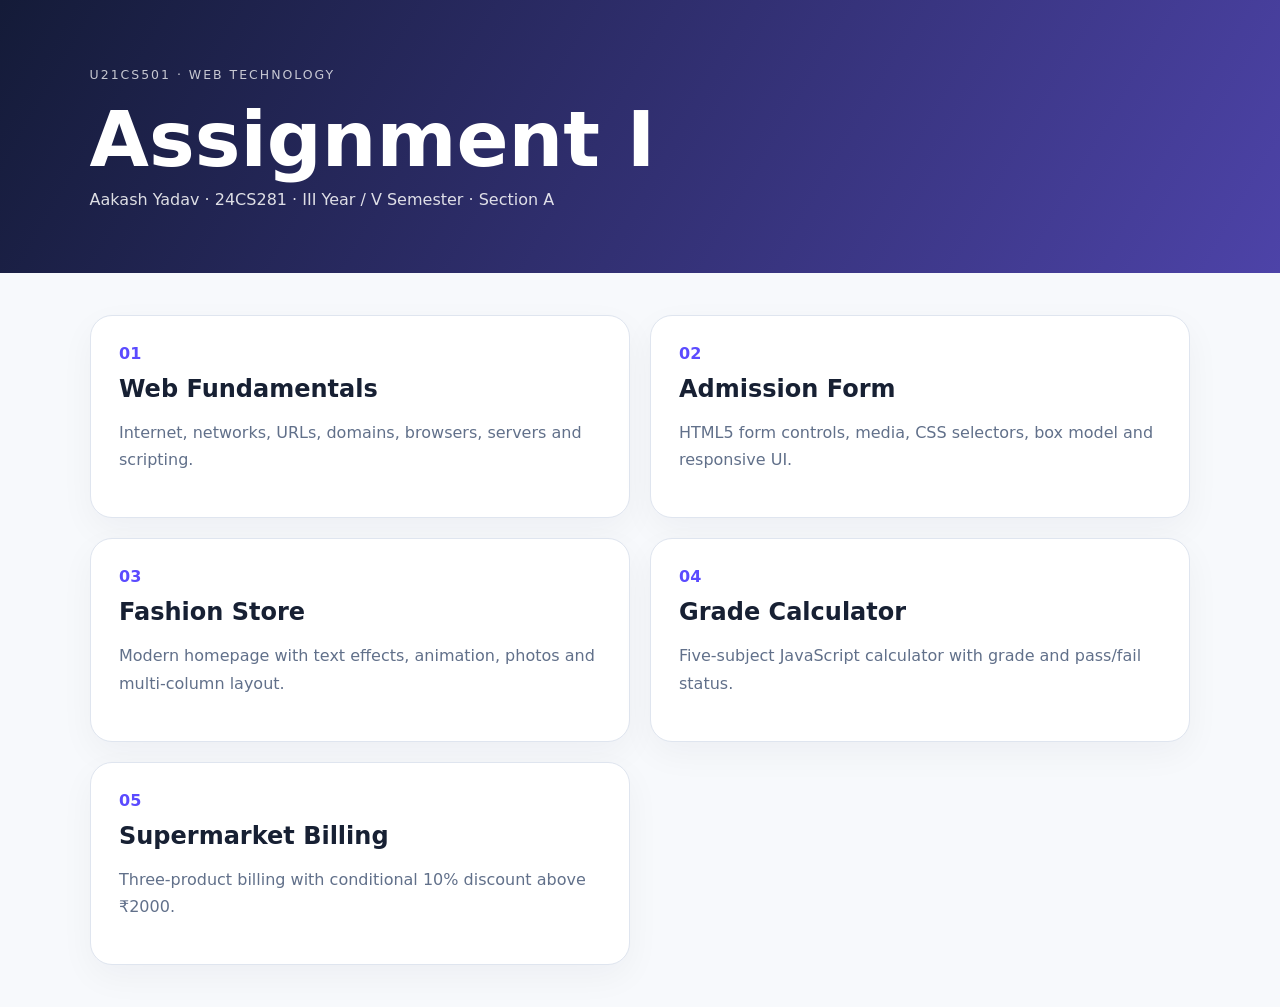
<file: index.html>
<!doctype html>
<html lang="en">
<head>
  <meta charset="utf-8">
  <meta name="viewport" content="width=device-width, initial-scale=1">
  <title>Web Technology Assignment I</title>
  <link rel="stylesheet" href="css/style.css">
</head>
<body>
  <header class="site-header">
    <div>
      <span class="eyebrow">U21CS501 · WEB TECHNOLOGY</span>
      <h1>Assignment I</h1>
      <p>Aakash Yadav · 24CS281 · III Year / V Semester · Section A</p>
    </div>
  </header>

  <main class="container">
    <div class="grid">
      <a class="card" href="scenario1/index.html">
        <span>01</span>
        <h2>Web Fundamentals</h2>
        <p>Internet, networks, URLs, domains, browsers, servers and scripting.</p>
      </a>
      <a class="card" href="scenario2/index.html">
        <span>02</span>
        <h2>Admission Form</h2>
        <p>HTML5 form controls, media, CSS selectors, box model and responsive UI.</p>
      </a>
      <a class="card" href="scenario3/index.html">
        <span>03</span>
        <h2>Fashion Store</h2>
        <p>Modern homepage with text effects, animation, photos and multi-column layout.</p>
      </a>
      <a class="card" href="scenario4/index.html">
        <span>04</span>
        <h2>Grade Calculator</h2>
        <p>Five-subject JavaScript calculator with grade and pass/fail status.</p>
      </a>
      <a class="card" href="scenario5/index.html">
        <span>05</span>
        <h2>Supermarket Billing</h2>
        <p>Three-product billing with conditional 10% discount above ₹2000.</p>
      </a>
    </div>
  </main>
</body>
</html>
</file>
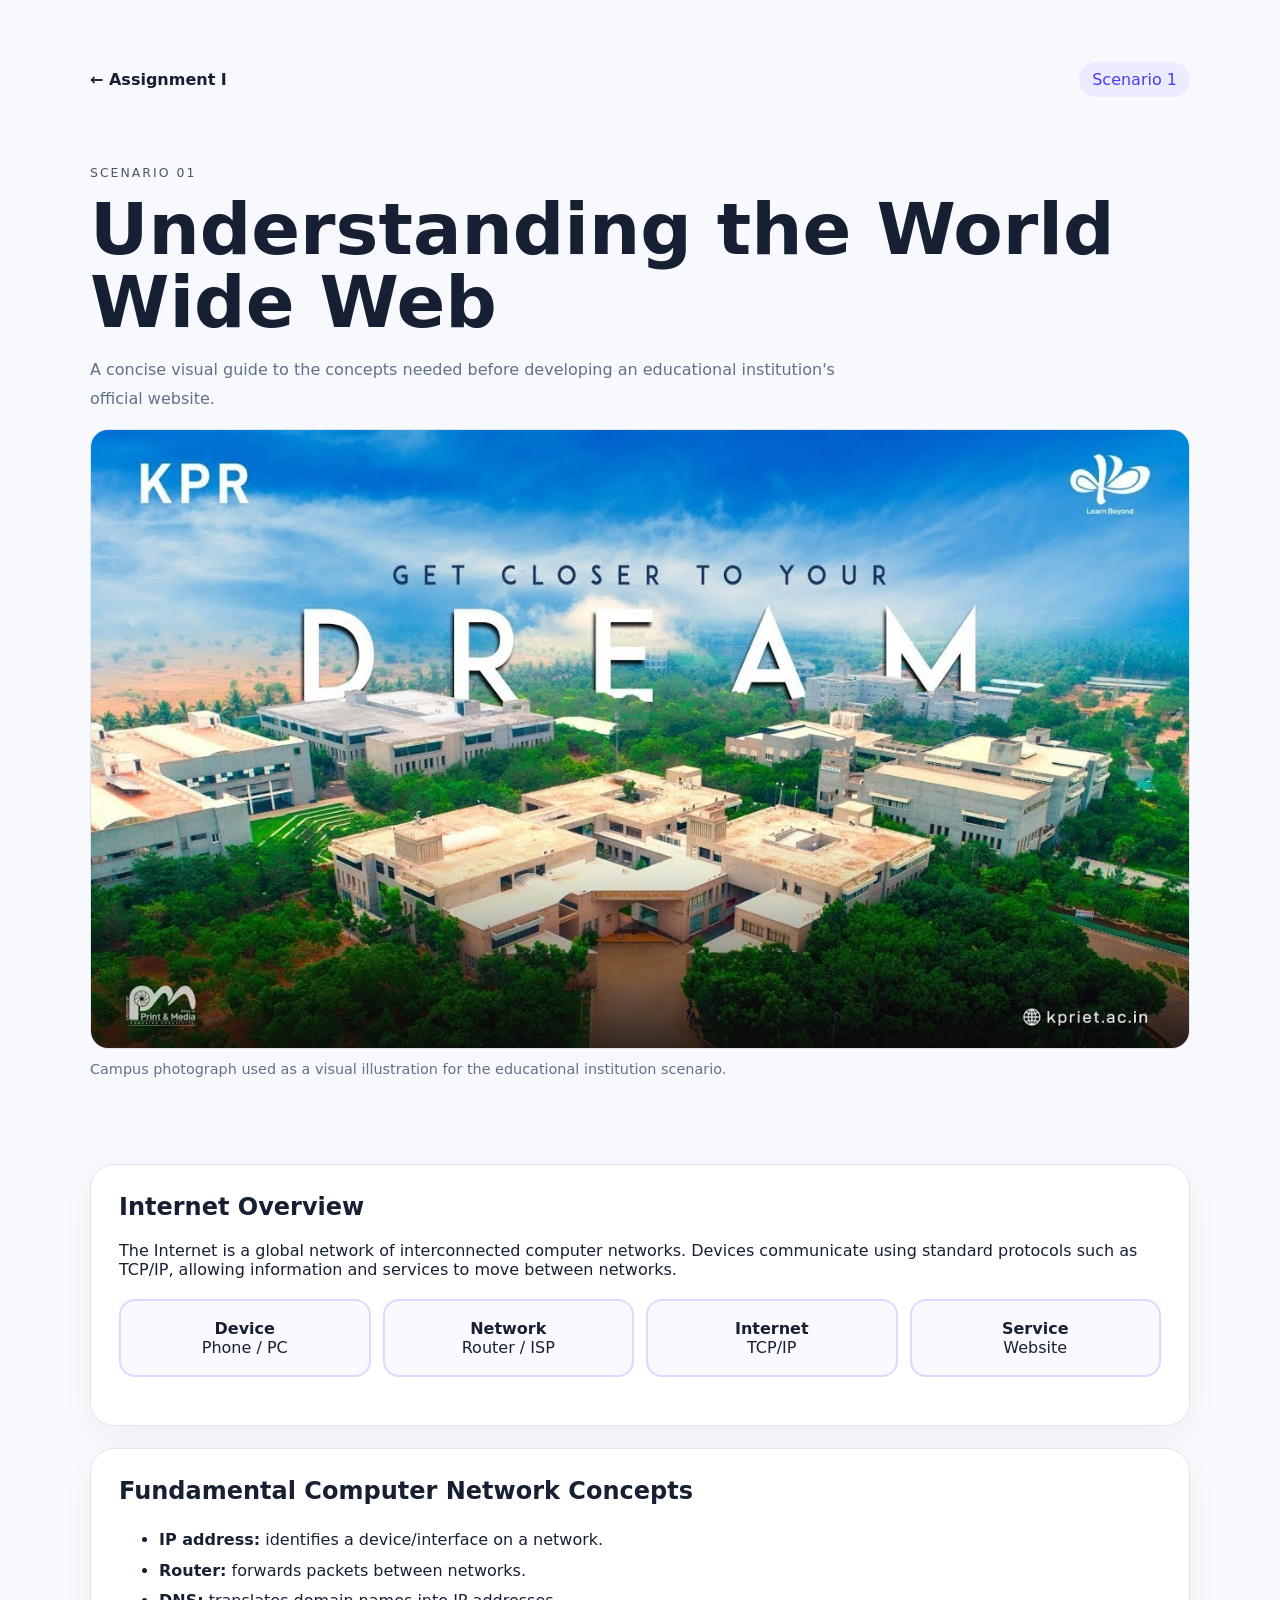
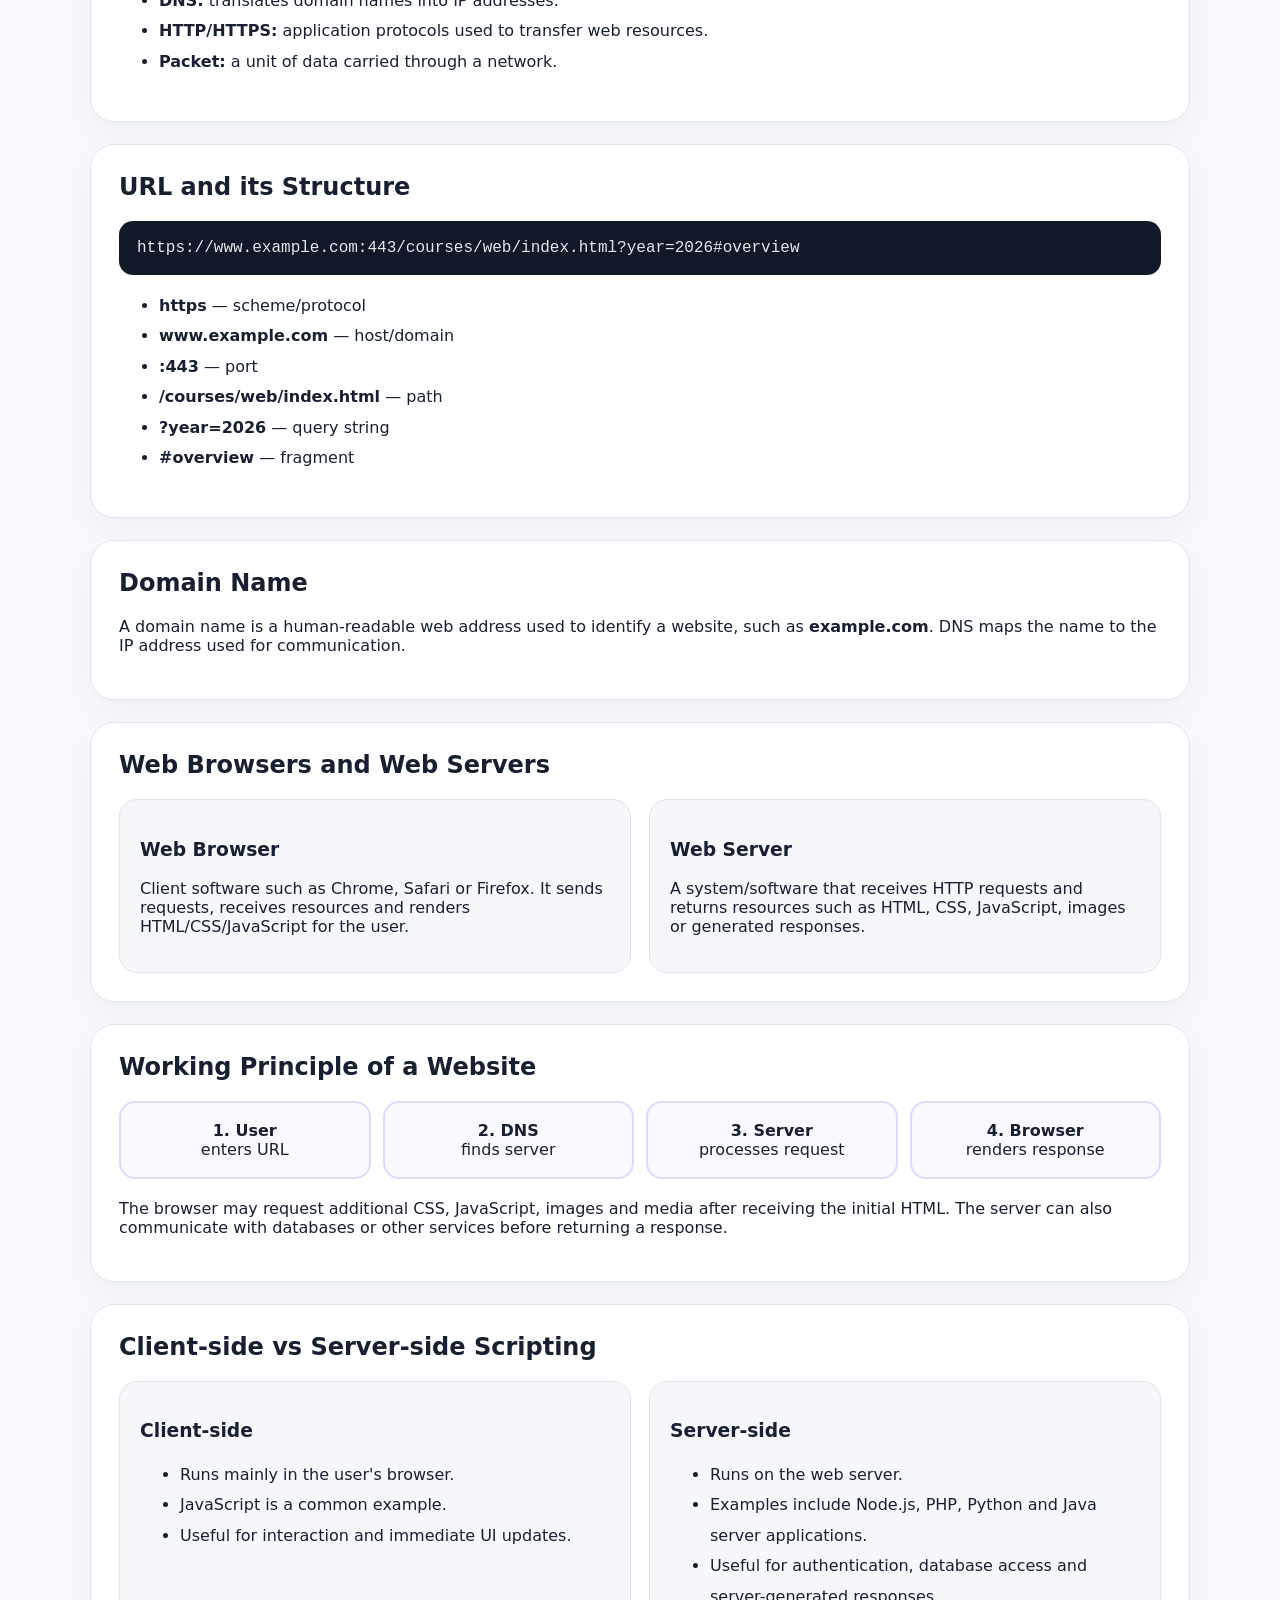
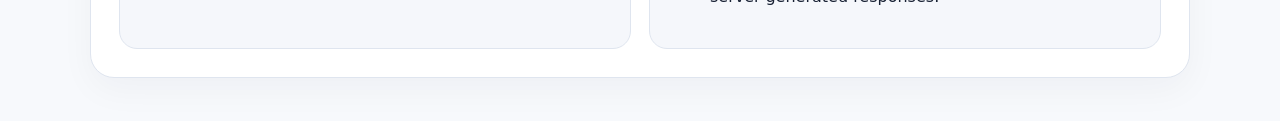
<file: scenario1/index.html>
<!doctype html>
<html lang="en">
<head>
  <meta charset="utf-8">
  <meta name="viewport" content="width=device-width, initial-scale=1">
  <title>Scenario 1 · Web Fundamentals</title>
  <link rel="stylesheet" href="../css/style.css">
</head>
<body>
  <div class="page">
    <nav class="nav">
      <a href="../index.html">← Assignment I</a>
      <span class="pill">Scenario 1</span>
    </nav>

    <header class="hero">
      <span class="eyebrow">SCENARIO 01</span>
      <h1>Understanding the World Wide Web</h1>
      <p>A concise visual guide to the concepts needed before developing an educational institution's official website.</p>
      <img class="content-photo" src="../assets/campus.jpg" alt="College campus building with students">
      <p class="photo-caption">Campus photograph used as a visual illustration for the educational institution scenario.</p>
    </header>

    <section class="section">
      <h2>Internet Overview</h2>
      <p>The Internet is a global network of interconnected computer networks. Devices communicate using standard protocols such as TCP/IP, allowing information and services to move between networks.</p>
      <div class="flow">
        <div><b>Device</b><br>Phone / PC</div>
        <div><b>Network</b><br>Router / ISP</div>
        <div><b>Internet</b><br>TCP/IP</div>
        <div><b>Service</b><br>Website</div>
      </div>
    </section>

    <section class="section">
      <h2>Fundamental Computer Network Concepts</h2>
      <ul>
        <li><b>IP address:</b> identifies a device/interface on a network.</li>
        <li><b>Router:</b> forwards packets between networks.</li>
        <li><b>DNS:</b> translates domain names into IP addresses.</li>
        <li><b>HTTP/HTTPS:</b> application protocols used to transfer web resources.</li>
        <li><b>Packet:</b> a unit of data carried through a network.</li>
      </ul>
    </section>

    <section class="section">
      <h2>URL and its Structure</h2>
      <p class="url">https://www.example.com:443/courses/web/index.html?year=2026#overview</p>
      <ul>
        <li><b>https</b> — scheme/protocol</li>
        <li><b>www.example.com</b> — host/domain</li>
        <li><b>:443</b> — port</li>
        <li><b>/courses/web/index.html</b> — path</li>
        <li><b>?year=2026</b> — query string</li>
        <li><b>#overview</b> — fragment</li>
      </ul>
    </section>

    <section class="section">
      <h2>Domain Name</h2>
      <p>A domain name is a human-readable web address used to identify a website, such as <b>example.com</b>. DNS maps the name to the IP address used for communication.</p>
    </section>

    <section class="section">
      <h2>Web Browsers and Web Servers</h2>
      <div class="compare">
        <div>
          <h3>Web Browser</h3>
          <p>Client software such as Chrome, Safari or Firefox. It sends requests, receives resources and renders HTML/CSS/JavaScript for the user.</p>
        </div>
        <div>
          <h3>Web Server</h3>
          <p>A system/software that receives HTTP requests and returns resources such as HTML, CSS, JavaScript, images or generated responses.</p>
        </div>
      </div>
    </section>

    <section class="section">
      <h2>Working Principle of a Website</h2>
      <div class="flow">
        <div><b>1. User</b><br>enters URL</div>
        <div><b>2. DNS</b><br>finds server</div>
        <div><b>3. Server</b><br>processes request</div>
        <div><b>4. Browser</b><br>renders response</div>
      </div>
      <p>The browser may request additional CSS, JavaScript, images and media after receiving the initial HTML. The server can also communicate with databases or other services before returning a response.</p>
    </section>

    <section class="section">
      <h2>Client-side vs Server-side Scripting</h2>
      <div class="compare">
        <div>
          <h3>Client-side</h3>
          <ul>
            <li>Runs mainly in the user's browser.</li>
            <li>JavaScript is a common example.</li>
            <li>Useful for interaction and immediate UI updates.</li>
          </ul>
        </div>
        <div>
          <h3>Server-side</h3>
          <ul>
            <li>Runs on the web server.</li>
            <li>Examples include Node.js, PHP, Python and Java server applications.</li>
            <li>Useful for authentication, database access and server-generated responses.</li>
          </ul>
        </div>
      </div>
    </section>
  </div>
</body>
</html>
</file>
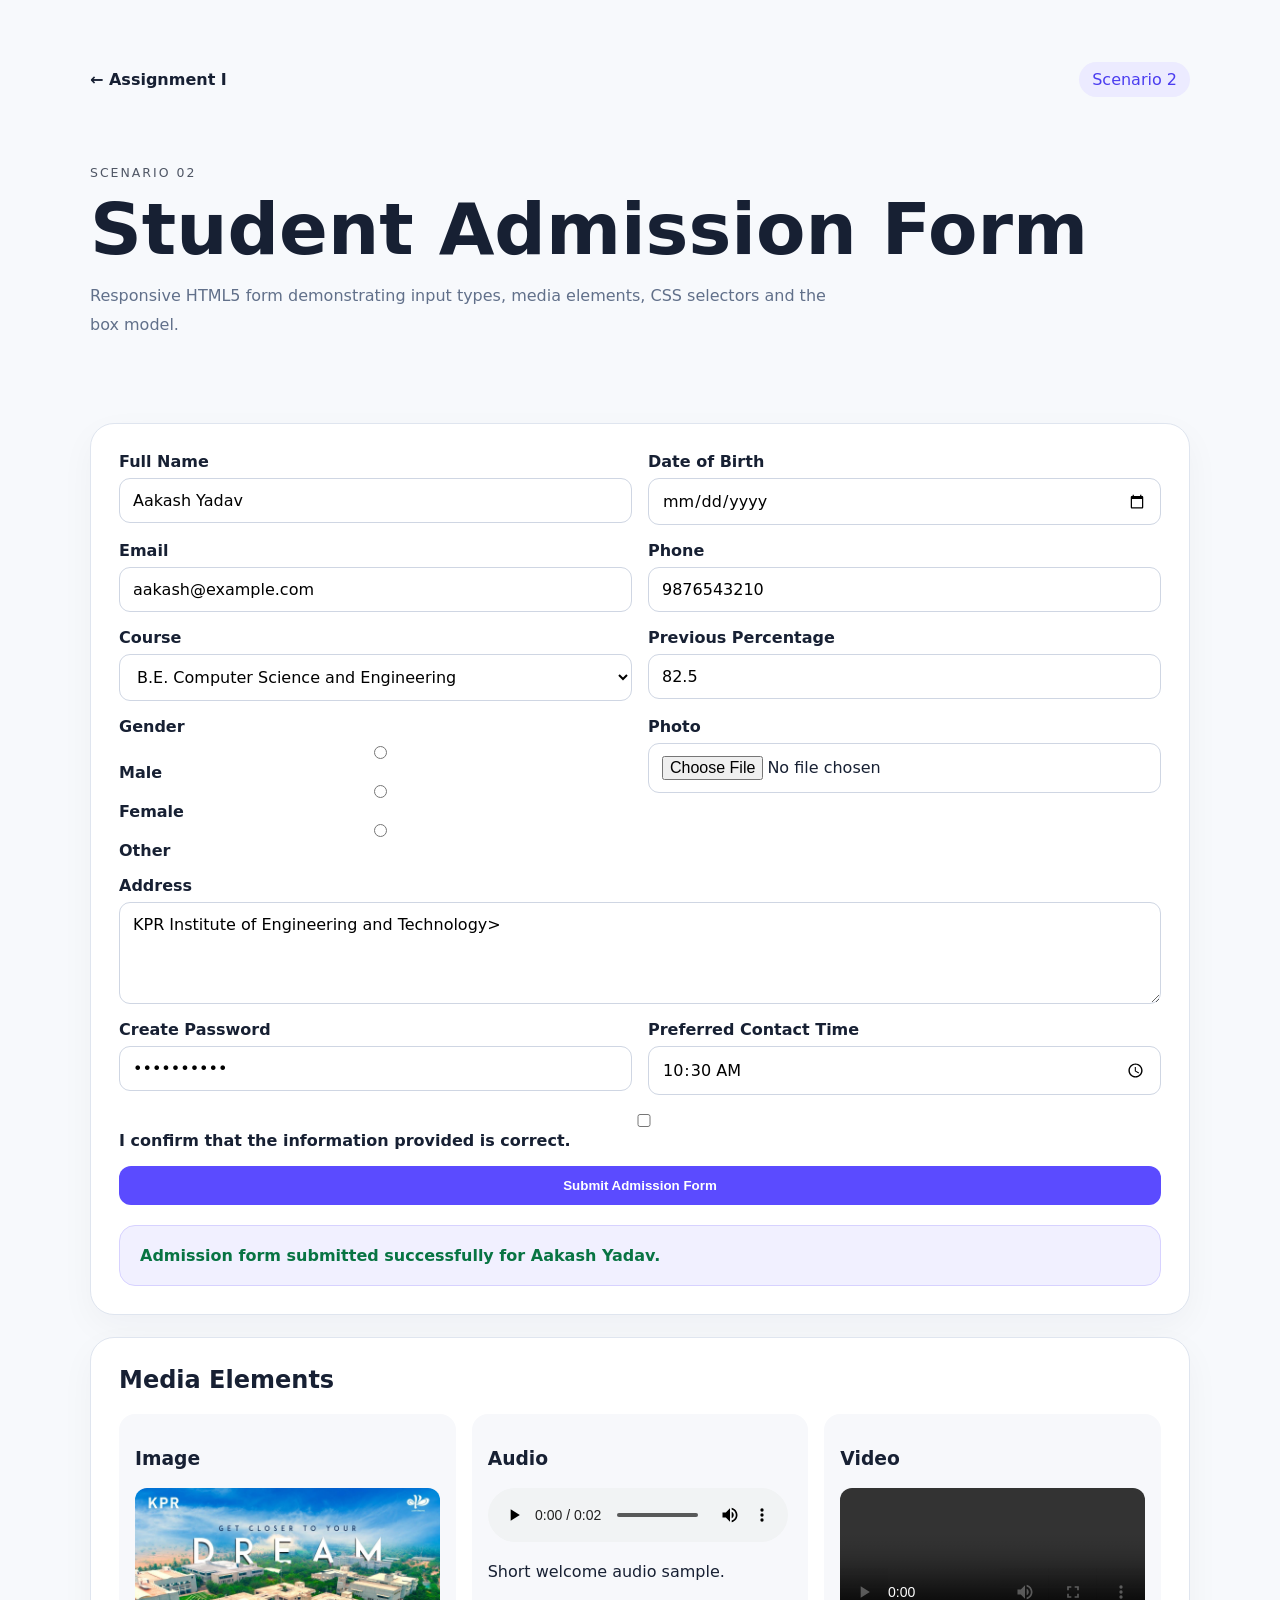
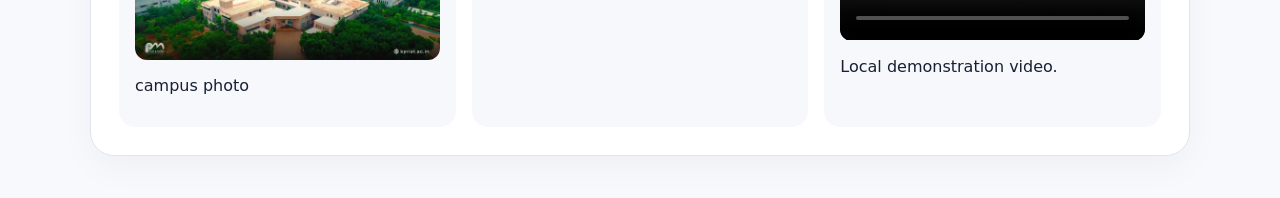
<file: scenario2/index.html>
<!doctype html>
<html lang="en">
<head>
  <meta charset="utf-8">
  <meta name="viewport" content="width=device-width, initial-scale=1">
  <title>Scenario 2 · Admission Form</title>
  <link rel="stylesheet" href="../css/style.css">
</head>
<body>
  <div class="page">
    <nav class="nav">
      <a href="../index.html">← Assignment I</a>
      <span class="pill">Scenario 2</span>
    </nav>

    <header class="hero">
      <span class="eyebrow">SCENARIO 02</span>
      <h1>Student Admission Form</h1>
      <p>Responsive HTML5 form demonstrating input types, media elements, CSS selectors and the box model.</p>
    </header>

    <section class="section">
      <form id="admissionForm" class="form-grid">
        <div class="field">
          <label for="name">Full Name</label>
          <input id="name" name="name" type="text" value="Aakash Yadav" placeholder="Enter full name" required>
        </div>
        <div class="field">
          <label for="dob">Date of Birth</label>
          <input id="dob" name="dob" type="date" required>
        </div>
        <div class="field">
          <label for="email">Email</label>
          <input id="email" name="email" type="email" value="aakash@example.com" placeholder="student@example.com" required>
        </div>
        <div class="field">
          <label for="phone">Phone</label>
          <input id="phone" name="phone" type="tel" value="9876543210" placeholder="10-digit mobile number" required>
        </div>
        <div class="field">
          <label for="course">Course</label>
          <select id="course">
            <option>B.E. Computer Science and Engineering</option>
            <option>B.E. Electronics and Communication</option>
            <option>B.Tech Artificial Intelligence</option>
          </select>
        </div>
        <div class="field">
          <label for="percent">Previous Percentage</label>
          <input id="percent" type="number" min="0" max="100" step="0.01" value="82.5" placeholder="e.g. 82.5">
        </div>
        <div class="field">
          <label>Gender</label>
          <div>
            <label><input type="radio" name="gender" value="male"> Male</label>
            <label><input type="radio" name="gender" value="female"> Female</label>
            <label><input type="radio" name="gender" value="other"> Other</label>
          </div>
        </div>
        <div class="field">
          <label for="photo">Photo</label>
          <input id="photo" type="file" accept="image/*">
        </div>
        <div class="field full">
          <label for="address">Address</label>
          <textarea id="address" rows="4" placeholder="Enter residential address">KPR Institute of Engineering and Technology></textarea>
        </div>
        <div class="field">
          <label for="password">Create Password</label>
          <input id="password" type="password" minlength="6" value="student123" required>
        </div>
        <div class="field">
          <label for="appt">Preferred Contact Time</label>
          <input id="appt" type="time" value="10:30">
        </div>
        <div class="field full">
          <label><input id="agree" type="checkbox" required> I confirm that the information provided is correct.</label>
        </div>
        <div class="field full">
          <button class="btn" type="submit">Submit Admission Form</button>
        </div>
      </form>
      <div id="admissionResult" class="result"><span class="success">Admission form submitted successfully for Aakash Yadav.</span></div>
    </section>

    <section class="section">
      <h2>Media Elements</h2>
      <div class="media-grid">
        <div class="media-card">
          <h3>Image</h3>
          <img src="../assets/campus.jpg" alt="Photograph of a college campus">
          <p>campus photo</p>
        </div>
        <div class="media-card">
          <h3>Audio</h3>
          <audio controls src="../assets/welcome.wav"></audio>
          <p>Short welcome audio sample.</p>
        </div>
        <div class="media-card">
          <h3>Video</h3>
          <video controls src="../assets/campus.mp4"></video>
          <p>Local demonstration video.</p>
        </div>
      </div>
    </section>
  </div>

  <script src="../js/admission-form.js"></script>
</body>
</html>
</file>
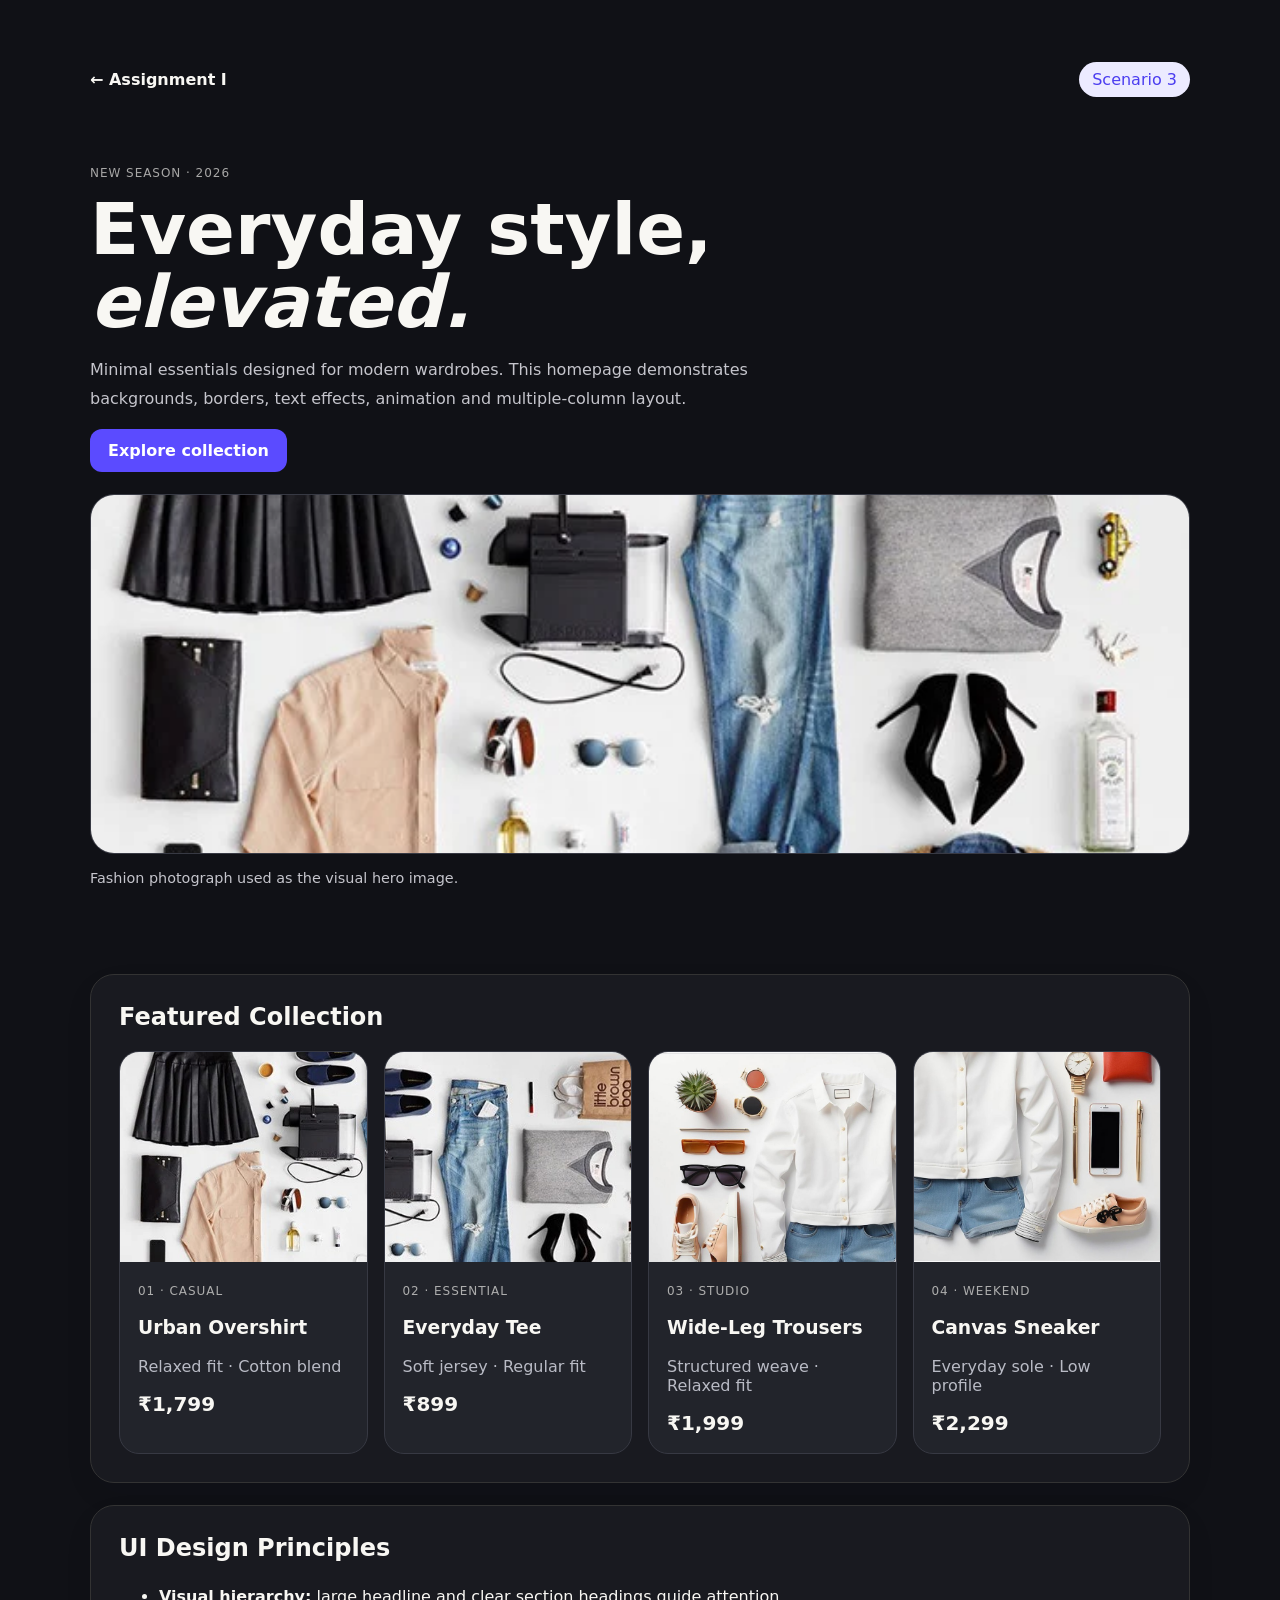
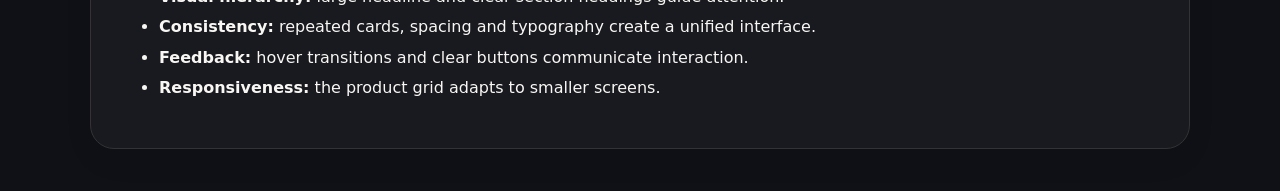
<file: scenario3/index.html>
<!doctype html>
<html lang="en">
<head>
  <meta charset="utf-8">
  <meta name="viewport" content="width=device-width, initial-scale=1">
  <title>Scenario 3 · Fashion Store</title>
  <link rel="stylesheet" href="../css/style.css">
</head>
<body class="fashion">
  <div class="page">
    <nav class="nav">
      <a href="../index.html">← Assignment I</a>
      <span class="pill">Scenario 3</span>
    </nav>

    <header class="hero">
      <span class="tag">NEW SEASON · 2026</span>
      <h1 class="animate">Everyday style,<br><em>elevated.</em></h1>
      <p>Minimal essentials designed for modern wardrobes. This homepage demonstrates backgrounds, borders, text effects, animation and multiple-column layout.</p>
      <a class="btn" href="#products">Explore collection</a>
      <img class="fashion-hero-image" src="../assets/fashion.webp" alt="Fashion clothing and accessories arranged in a flat-lay photograph">
      <p class="photo-caption">Fashion photograph used as the visual hero image.</p>
    </header>

    <section class="section" id="products">
      <h2>Featured Collection</h2>
      <div class="fashion-grid">
        <article class="product">
          <div class="pic">
            <img src="../assets/product-overshirt.jpg" alt="Casual clothing collection">
          </div>
          <div class="body">
            <span class="tag">01 · Casual</span>
            <h3>Urban Overshirt</h3>
            <p class="muted">Relaxed fit · Cotton blend</p>
            <span class="price">₹1,799</span>
          </div>
        </article>

        <article class="product">
          <div class="pic">
            <img src="../assets/product-tee.jpg" alt="Everyday fashion essentials">
          </div>
          <div class="body">
            <span class="tag">02 · Essential</span>
            <h3>Everyday Tee</h3>
            <p class="muted">Soft jersey · Regular fit</p>
            <span class="price">₹899</span>
          </div>
        </article>

        <article class="product">
          <div class="pic">
            <img src="../assets/product-trousers.jpg" alt="Fashion clothing product">
          </div>
          <div class="body">
            <span class="tag">03 · Studio</span>
            <h3>Wide-Leg Trousers</h3>
            <p class="muted">Structured weave · Relaxed fit</p>
            <span class="price">₹1,999</span>
          </div>
        </article>

        <article class="product">
          <div class="pic">
            <img src="../assets/product-sneaker.jpg" alt="Fashion accessories and footwear">
          </div>
          <div class="body">
            <span class="tag">04 · Weekend</span>
            <h3>Canvas Sneaker</h3>
            <p class="muted">Everyday sole · Low profile</p>
            <span class="price">₹2,299</span>
          </div>
        </article>
      </div>
    </section>

    <section class="section">
      <h2>UI Design Principles</h2>
      <ul>
        <li><b>Visual hierarchy:</b> large headline and clear section headings guide attention.</li>
        <li><b>Consistency:</b> repeated cards, spacing and typography create a unified interface.</li>
        <li><b>Feedback:</b> hover transitions and clear buttons communicate interaction.</li>
        <li><b>Responsiveness:</b> the product grid adapts to smaller screens.</li>
      </ul>
    </section>
  </div>
</body>
</html>
</file>
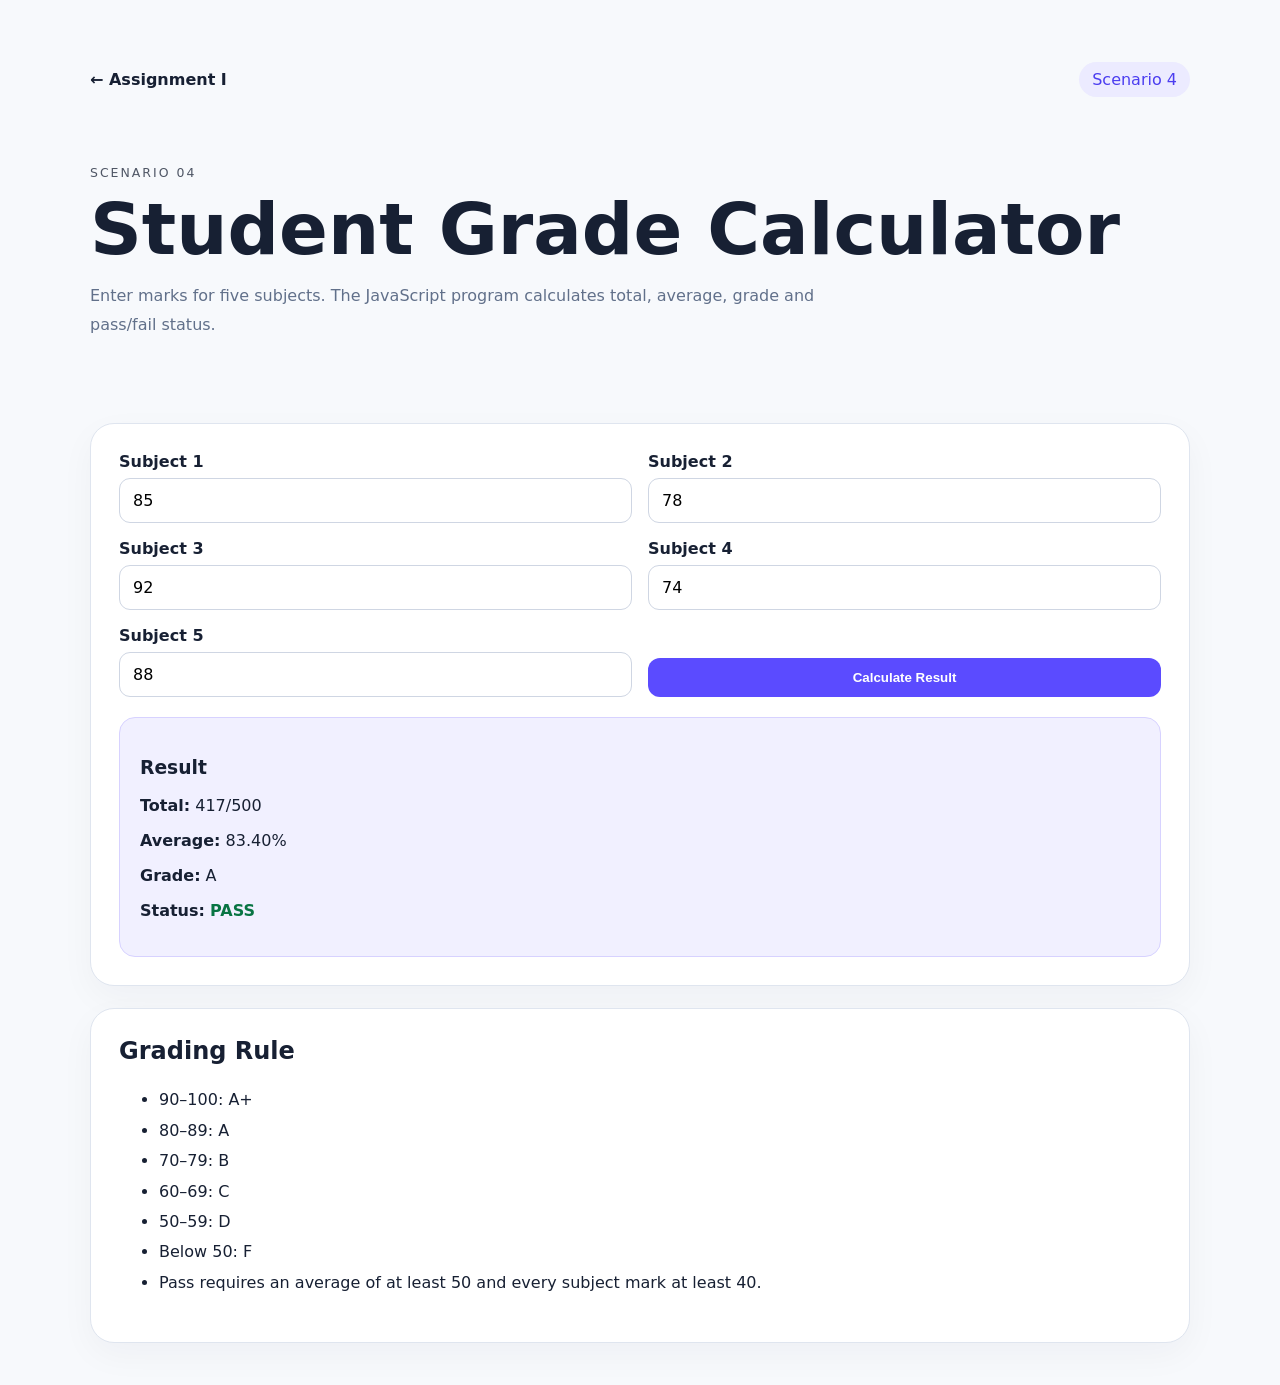
<file: scenario4/index.html>
<!doctype html>
<html lang="en">
<head>
  <meta charset="utf-8">
  <meta name="viewport" content="width=device-width, initial-scale=1">
  <title>Scenario 4 · Grade Calculator</title>
  <link rel="stylesheet" href="../css/style.css">
</head>
<body>
  <div class="page">
    <nav class="nav">
      <a href="../index.html">← Assignment I</a>
      <span class="pill">Scenario 4</span>
    </nav>

    <header class="hero">
      <span class="eyebrow">SCENARIO 04</span>
      <h1>Student Grade Calculator</h1>
      <p>Enter marks for five subjects. The JavaScript program calculates total, average, grade and pass/fail status.</p>
    </header>

    <section class="section">
      <div class="form-grid">
        <div class="field">
          <label for="s1">Subject 1</label>
          <input class="mark" id="s1" type="number" min="0" max="100" value="85">
        </div>
        <div class="field">
          <label for="s2">Subject 2</label>
          <input class="mark" id="s2" type="number" min="0" max="100" value="78">
        </div>
        <div class="field">
          <label for="s3">Subject 3</label>
          <input class="mark" id="s3" type="number" min="0" max="100" value="92">
        </div>
        <div class="field">
          <label for="s4">Subject 4</label>
          <input class="mark" id="s4" type="number" min="0" max="100" value="74">
        </div>
        <div class="field">
          <label for="s5">Subject 5</label>
          <input class="mark" id="s5" type="number" min="0" max="100" value="88">
        </div>
        <div class="field" style="justify-content: end;">
          <button id="calculate" class="btn" type="button">Calculate Result</button>
        </div>
      </div>

      <div id="gradeResult" class="result">
        <h3>Result</h3>
        <p><b>Total:</b> 417/500</p>
        <p><b>Average:</b> 83.40%</p>
        <p><b>Grade:</b> A</p>
        <p><b>Status:</b> <span class="success">PASS</span></p>
      </div>
    </section>

    <section class="section">
      <h2>Grading Rule</h2>
      <ul>
        <li>90–100: A+</li>
        <li>80–89: A</li>
        <li>70–79: B</li>
        <li>60–69: C</li>
        <li>50–59: D</li>
        <li>Below 50: F</li>
        <li>Pass requires an average of at least 50 and every subject mark at least 40.</li>
      </ul>
    </section>
  </div>

  <script src="../js/grade-calculator.js"></script>
</body>
</html>
</file>
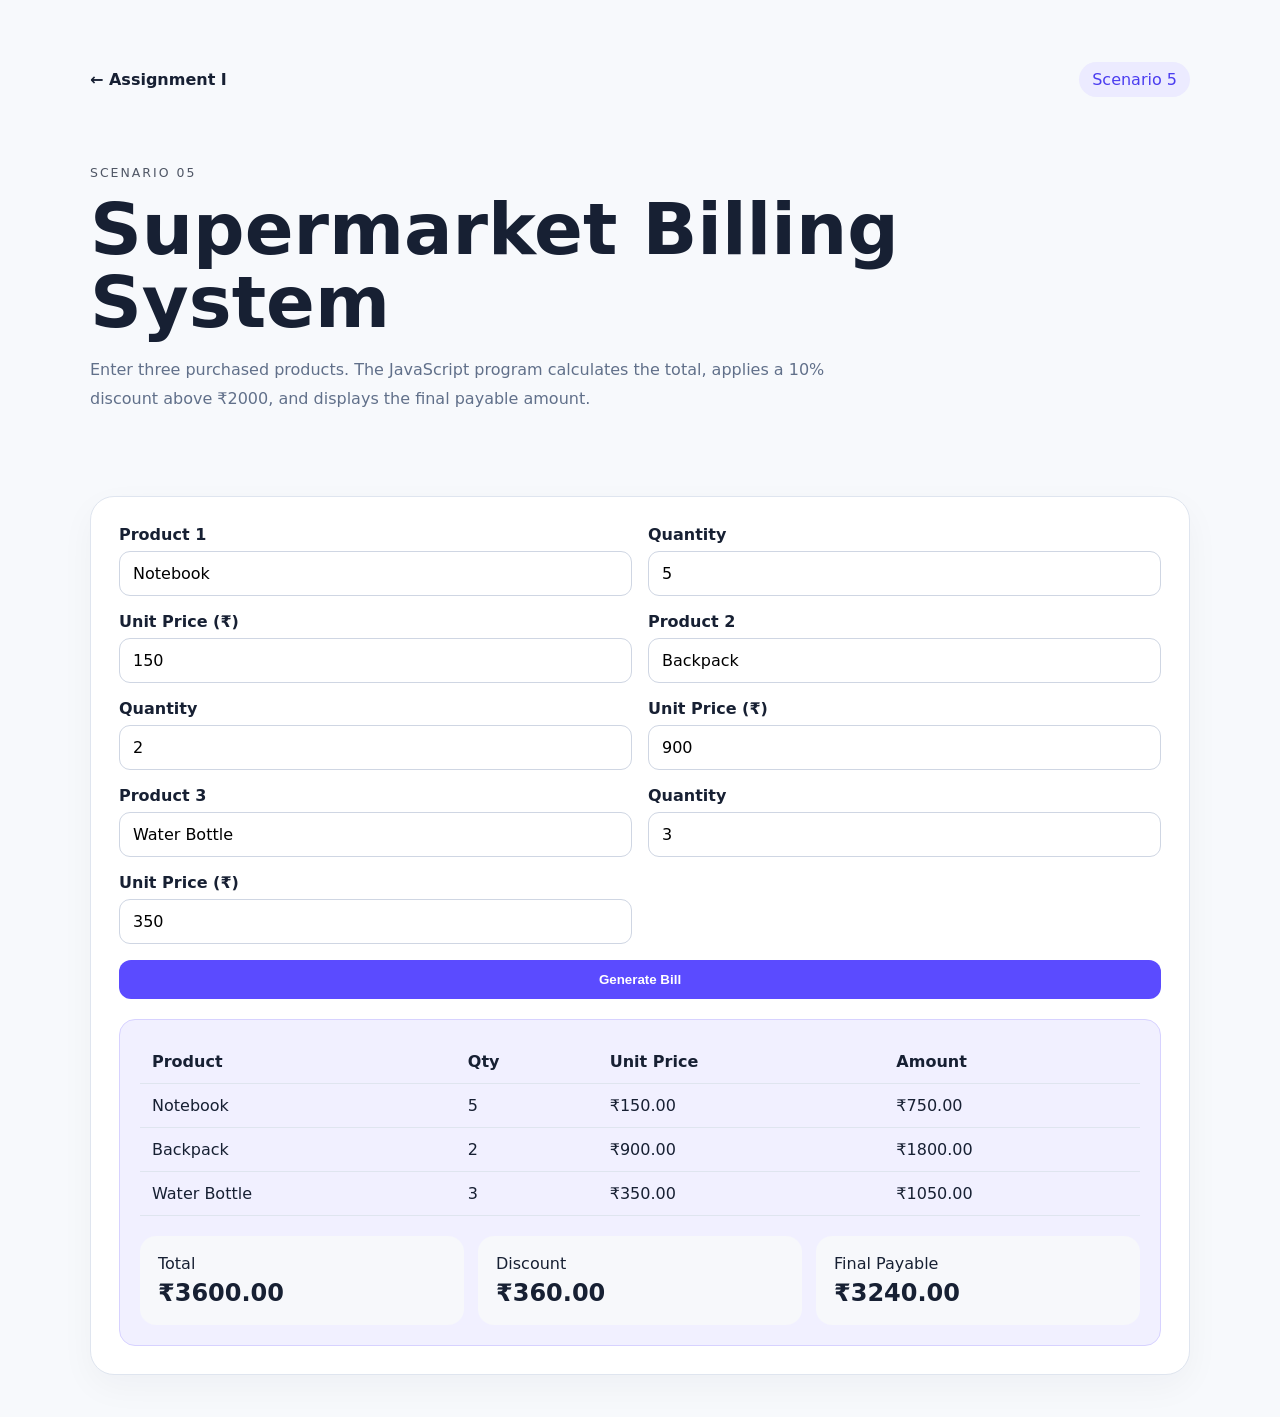
<file: scenario5/index.html>
<!doctype html>
<html lang="en">
<head>
  <meta charset="utf-8">
  <meta name="viewport" content="width=device-width, initial-scale=1">
  <title>Scenario 5 · Supermarket Billing</title>
  <link rel="stylesheet" href="../css/style.css">
</head>
<body>
  <div class="page">
    <nav class="nav">
      <a href="../index.html">← Assignment I</a>
      <span class="pill">Scenario 5</span>
    </nav>

    <header class="hero">
      <span class="eyebrow">SCENARIO 05</span>
      <h1>Supermarket Billing System</h1>
      <p>Enter three purchased products. The JavaScript program calculates the total, applies a 10% discount above ₹2000, and displays the final payable amount.</p>
    </header>

    <section class="section">
      <div class="form-grid">
        <div class="field">
          <label for="p1">Product 1</label>
          <input id="p1" type="text" value="Notebook">
        </div>
        <div class="field">
          <label for="q1">Quantity</label>
          <input id="q1" type="number" min="1" value="5">
        </div>
        <div class="field">
          <label for="r1">Unit Price (₹)</label>
          <input id="r1" type="number" min="0" step="0.01" value="150">
        </div>

        <div class="field">
          <label for="p2">Product 2</label>
          <input id="p2" type="text" value="Backpack">
        </div>
        <div class="field">
          <label for="q2">Quantity</label>
          <input id="q2" type="number" min="1" value="2">
        </div>
        <div class="field">
          <label for="r2">Unit Price (₹)</label>
          <input id="r2" type="number" min="0" step="0.01" value="900">
        </div>

        <div class="field">
          <label for="p3">Product 3</label>
          <input id="p3" type="text" value="Water Bottle">
        </div>
        <div class="field">
          <label for="q3">Quantity</label>
          <input id="q3" type="number" min="1" value="3">
        </div>
        <div class="field">
          <label for="r3">Unit Price (₹)</label>
          <input id="r3" type="number" min="0" step="0.01" value="350">
        </div>

        <div class="field full">
          <button id="bill" class="btn" type="button">Generate Bill</button>
        </div>
      </div>

      <div id="billResult" class="result">
        <table class="bill-table">
          <thead>
            <tr>
              <th>Product</th>
              <th>Qty</th>
              <th>Unit Price</th>
              <th>Amount</th>
            </tr>
          </thead>
          <tbody>
            <tr><td>Notebook</td><td>5</td><td>₹150.00</td><td>₹750.00</td></tr>
            <tr><td>Backpack</td><td>2</td><td>₹900.00</td><td>₹1800.00</td></tr>
            <tr><td>Water Bottle</td><td>3</td><td>₹350.00</td><td>₹1050.00</td></tr>
          </tbody>
        </table>
        <div class="total-box">
          <div class="metric">Total<strong>₹3600.00</strong></div>
          <div class="metric">Discount<strong>₹360.00</strong></div>
          <div class="metric">Final Payable<strong>₹3240.00</strong></div>
        </div>
      </div>
    </section>
  </div>

  <script src="../js/supermarket-billing.js"></script>
</body>
</html>
</file>
<file: css/style.css>
:root {
  --ink: #172033;
  --muted: #61708a;
  --paper: #f7f9fc;
  --line: #dfe5ef;
  --accent: #5b4bff;
  --accent2: #14b8a6;
}

* {
  box-sizing: border-box;
}

html {
  scroll-behavior: smooth;
}

body {
  margin: 0;
  font-family: Inter, system-ui, -apple-system, BlinkMacSystemFont, "Segoe UI", sans-serif;
  color: var(--ink);
  background: var(--paper);
}

a {
  color: inherit;
}

.site-header {
  padding: 64px 7%;
  background: linear-gradient(120deg, #141b38, #4d43a8);
  color: #fff;
}

.eyebrow {
  font-size: 0.78rem;
  letter-spacing: 0.16em;
  opacity: 0.75;
}

.site-header h1 {
  font-size: clamp(2.5rem, 6vw, 5rem);
  margin: 12px 0 6px;
}

.site-header p {
  margin: 0;
  opacity: 0.85;
}

.container,
.page {
  width: min(1100px, 92%);
  margin: 42px auto;
}

.grid {
  display: grid;
  grid-template-columns: repeat(2, 1fr);
  gap: 20px;
}

.card {
  background: #fff;
  border: 1px solid var(--line);
  border-radius: 22px;
  padding: 28px;
  text-decoration: none;
  transition: 0.25s;
  box-shadow: 0 12px 35px #1720330b;
}

.card:hover {
  transform: translateY(-5px);
  box-shadow: 0 18px 45px #17203316;
}

.card span {
  color: var(--accent);
  font-weight: 800;
}

.card h2 {
  margin: 12px 0 8px;
}

.card p {
  color: var(--muted);
  line-height: 1.7;
}

.nav {
  display: flex;
  justify-content: space-between;
  align-items: center;
  padding: 20px 0;
}

.nav a {
  text-decoration: none;
  font-weight: 700;
}

.pill {
  padding: 8px 13px;
  border-radius: 999px;
  background: #ecebff;
  color: #4b3df0;
}

.hero {
  padding: 45px 0;
}

.hero h1 {
  font-size: clamp(2.3rem, 6vw, 4.5rem);
  line-height: 1.02;
  margin: 12px 0;
}

.hero p {
  color: var(--muted);
  line-height: 1.8;
  max-width: 760px;
}

.section {
  background: #fff;
  border: 1px solid var(--line);
  border-radius: 24px;
  padding: 28px;
  margin: 22px 0;
  box-shadow: 0 12px 35px #1720330a;
}

.section h2 {
  margin-top: 0;
}

.flow {
  display: grid;
  grid-template-columns: repeat(4, 1fr);
  gap: 12px;
  margin: 20px 0;
}

.flow div {
  padding: 18px;
  border: 2px solid #dcd9ff;
  border-radius: 16px;
  text-align: center;
  background: #faf9ff;
}

.url {
  font-family: ui-monospace, monospace;
  background: #111827;
  color: #e5e7eb;
  padding: 18px;
  border-radius: 14px;
  overflow: auto;
}

.compare {
  display: grid;
  grid-template-columns: 1fr 1fr;
  gap: 18px;
}

.compare > div {
  padding: 20px;
  border-radius: 18px;
  background: #f5f7fb;
  border: 1px solid var(--line);
}

ul {
  line-height: 1.9;
}

.diagram,
.content-photo {
  width: 100%;
  border-radius: 18px;
  border: 1px solid var(--line);
  display: block;
}

.photo-caption {
  color: var(--muted);
  font-size: 0.9rem;
  margin-top: 8px;
}

.media-grid {
  display: grid;
  grid-template-columns: repeat(3, 1fr);
  gap: 16px;
}

.media-card {
  background: #f7f8fb;
  padding: 16px;
  border-radius: 16px;
}

.media-card img,
.media-card video {
  width: 100%;
  border-radius: 12px;
  display: block;
}

.btn {
  display: inline-block;
  border: 0;
  border-radius: 12px;
  padding: 12px 18px;
  background: var(--accent);
  color: #fff;
  font-weight: 800;
  cursor: pointer;
  text-decoration: none;
}

.form-grid {
  display: grid;
  grid-template-columns: repeat(2, 1fr);
  gap: 16px;
}

.field {
  display: flex;
  flex-direction: column;
  gap: 7px;
}

.field.full {
  grid-column: 1 / -1;
}

label {
  font-weight: 700;
}

input,
select,
textarea {
  width: 100%;
  padding: 12px 13px;
  border: 1px solid #cfd6e3;
  border-radius: 11px;
  font: inherit;
  background: #fff;
}

input:focus,
select:focus,
textarea:focus {
  outline: 3px solid #5b4bff22;
  border-color: var(--accent);
}

.result {
  margin-top: 20px;
  padding: 20px;
  border-radius: 16px;
  background: #f1f0ff;
  border: 1px solid #d7d2ff;
}

.error {
  color: #b42318;
  font-weight: 700;
}

.success {
  color: #087443;
  font-weight: 800;
}

.fashion {
  background: #101116;
  color: #f8f7f3;
}

.fashion .section {
  background: #191a20;
  border-color: #333;
  color: #f8f7f3;
}

.fashion .nav {
  color: #f8f7f3;
}

.fashion .hero p {
  color: #c5c5cc;
}

.fashion .product {
  background: #22242b;
  border: 1px solid #373943;
}

.fashion .muted {
  color: #b9bbc5;
}

.fashion-hero-image {
  width: 100%;
  height: 360px;
  object-fit: cover;
  border-radius: 24px;
  border: 1px solid #373943;
  margin-top: 22px;
}

.fashion-grid {
  display: grid;
  grid-template-columns: repeat(4, 1fr);
  gap: 16px;
}

.product {
  border-radius: 20px;
  overflow: hidden;
}

.product .pic {
  height: 210px;
  overflow: hidden;
  background: #ddd;
}

.product .pic img {
  width: 100%;
  height: 100%;
  object-fit: cover;
  display: block;
  transition: transform 0.35s ease;
}

.product:hover .pic img {
  transform: scale(1.06);
}

.product .body {
  padding: 18px;
}

.price {
  font-weight: 900;
  font-size: 1.25rem;
}

.tag {
  font-size: 0.75rem;
  letter-spacing: 0.08em;
  text-transform: uppercase;
  opacity: 0.65;
}

.animate {
  animation: float 3s ease-in-out infinite;
}

@keyframes float {
  0%,
  100% {
    transform: translateY(0);
  }

  50% {
    transform: translateY(-9px);
  }
}

.bill-table {
  width: 100%;
  border-collapse: collapse;
}

.bill-table th,
.bill-table td {
  padding: 12px;
  border-bottom: 1px solid var(--line);
  text-align: left;
}

.total-box {
  display: grid;
  grid-template-columns: repeat(3, 1fr);
  gap: 14px;
  margin-top: 20px;
}

.metric {
  padding: 18px;
  background: #f7f8fb;
  border-radius: 16px;
}

.metric strong {
  display: block;
  font-size: 1.5rem;
  margin-top: 6px;
}

@media (max-width: 800px) {
  .flow,
  .media-grid,
  .fashion-grid,
  .total-box {
    grid-template-columns: 1fr 1fr;
  }

  .form-grid,
  .compare {
    grid-template-columns: 1fr;
  }
}

@media (max-width: 560px) {
  .flow,
  .media-grid,
  .fashion-grid,
  .total-box {
    grid-template-columns: 1fr;
  }

  .form-grid {
    grid-template-columns: 1fr;
  }

  .section {
    padding: 20px;
  }
}


@page { size: 14in 20in; margin: 0.45in; }
</file>
